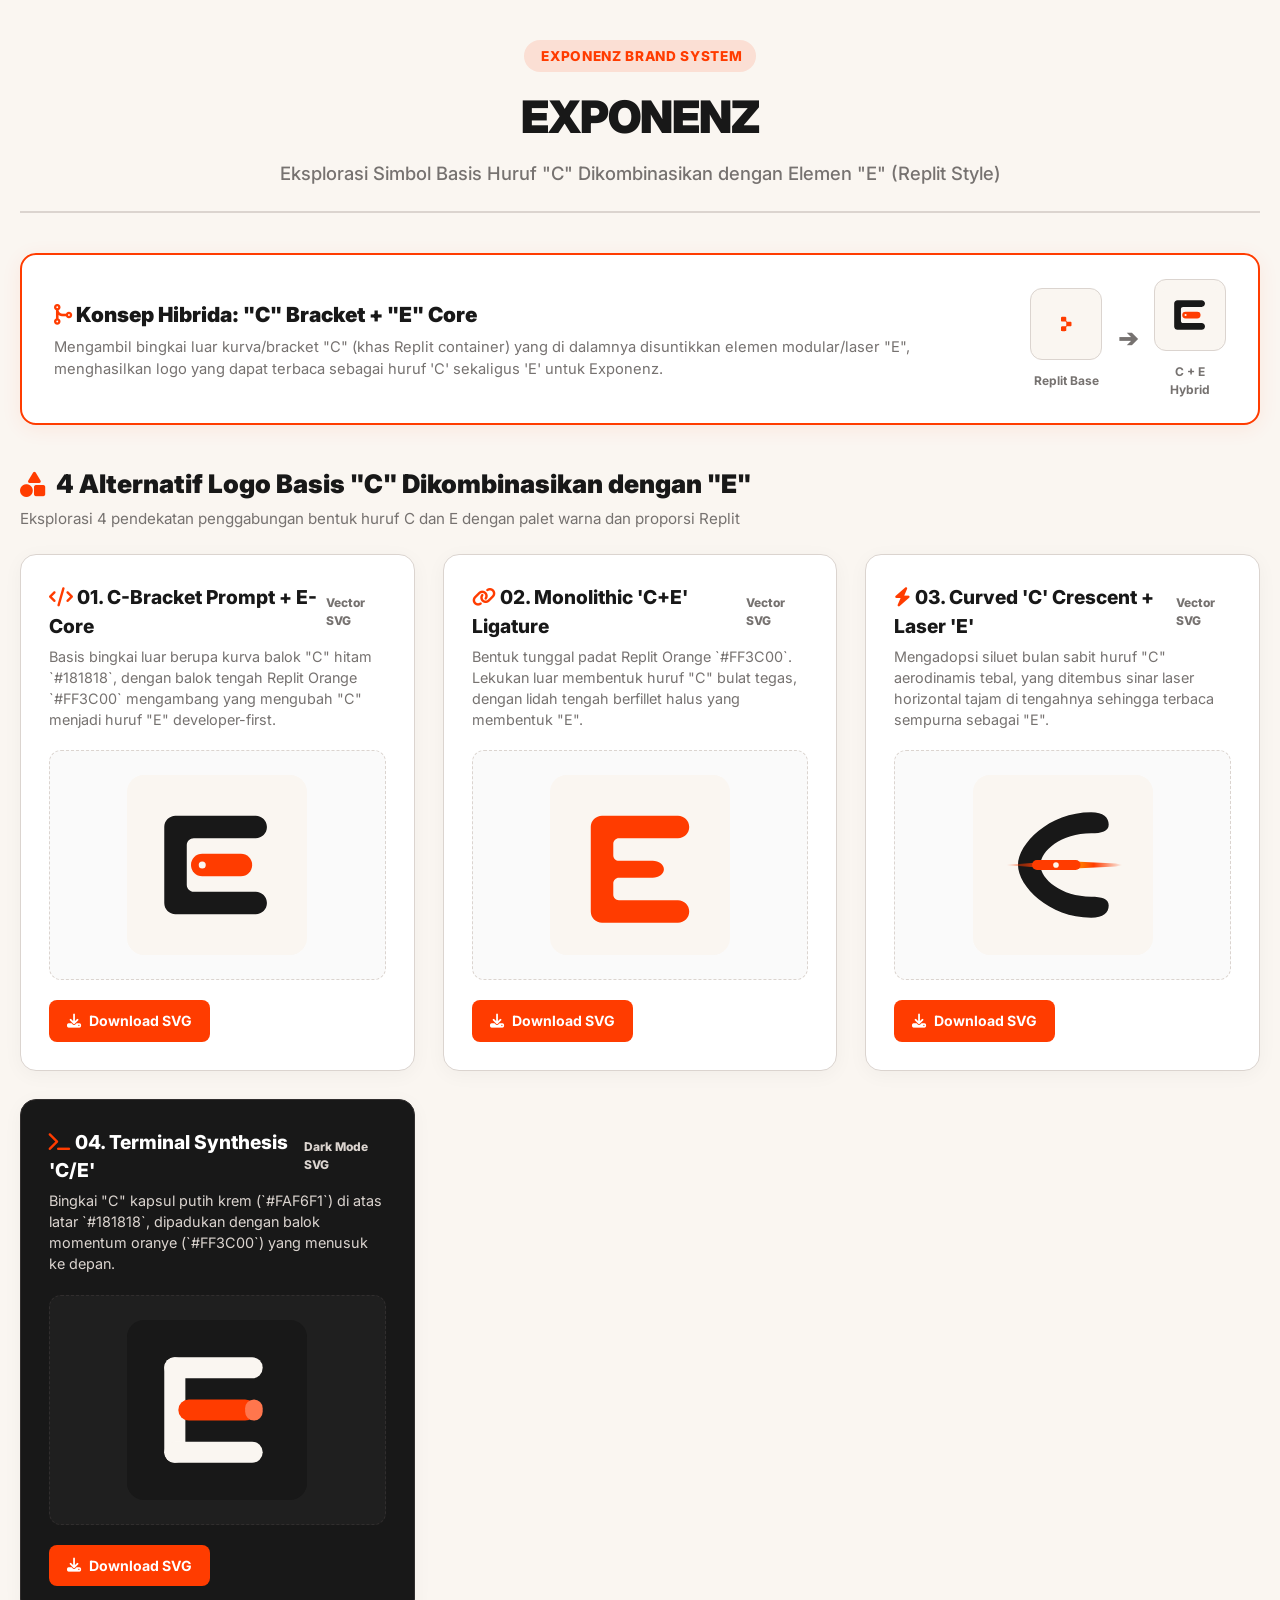
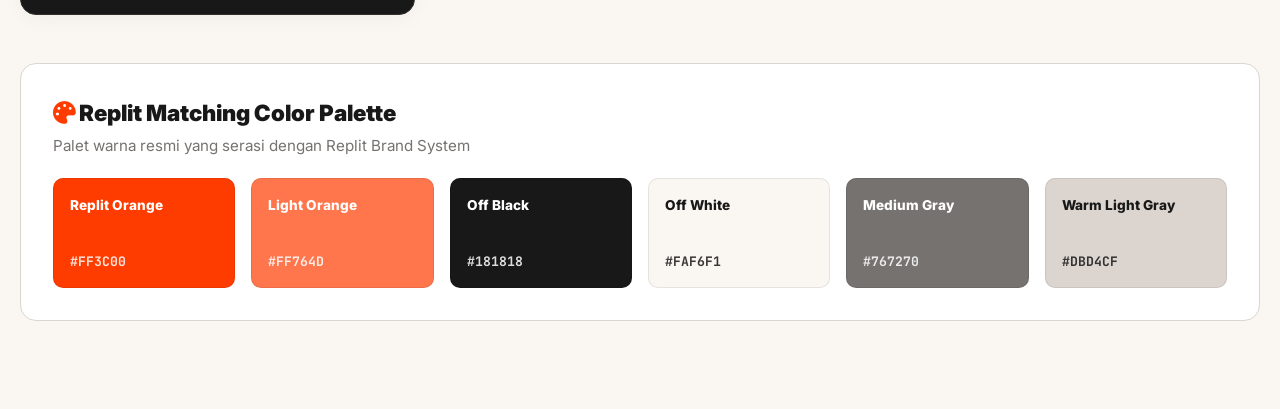
<file: design/exponenz-brand/preview.html>
<!DOCTYPE html>
<html lang="id">
<head>
    <meta charset="UTF-8">
    <meta name="viewport" content="width=device-width, initial-scale=1.0">
    <title>EXPONENZ - 'C' Base Combined with 'E' Logo Exploration</title>
    <link rel="preconnect" href="https://fonts.googleapis.com">
    <link rel="preconnect" href="https://fonts.gstatic.com" crossorigin>
    <link href="https://fonts.googleapis.com/css2?family=Inter:wght@400;600;700;800;900&family=JetBrains+Mono:wght@600;800&display=swap" rel="stylesheet">
    <link rel="stylesheet" href="https://cdnjs.cloudflare.com/ajax/libs/font-awesome/6.4.0/css/all.min.css">
    <style>
        :root {
            --orange: #FF3C00;
            --light-orange: #FF764D;
            --off-white: #FAF6F1;
            --off-black: #181818;
            --dark-gray: #312E2E;
            --medium-gray: #767270;
            --warm-light-gray: #DBD4CF;
            --white: #FFFFFF;
        }

        * {
            box-sizing: border-box;
            margin: 0;
            padding: 0;
            font-family: 'Inter', -apple-system, BlinkMacSystemFont, sans-serif;
        }

        body {
            background-color: var(--off-white);
            color: var(--off-black);
            padding: 40px 20px;
            line-height: 1.5;
        }

        .container {
            max-width: 1280px;
            margin: 0 auto;
        }

        header {
            text-align: center;
            margin-bottom: 40px;
            padding-bottom: 24px;
            border-bottom: 2px solid var(--warm-light-gray);
        }

        .badge {
            display: inline-block;
            background: rgba(255, 60, 0, 0.12);
            color: var(--orange);
            font-size: 0.85rem;
            font-weight: 800;
            padding: 6px 14px;
            border-radius: 999px;
            margin-bottom: 12px;
            letter-spacing: 0.05em;
        }

        h1 {
            font-size: 2.8rem;
            font-weight: 900;
            letter-spacing: -0.02em;
            margin-bottom: 8px;
        }

        p.subtitle {
            font-size: 1.15rem;
            color: var(--medium-gray);
            font-weight: 500;
        }

        /* DNA Banner */
        .dna-banner {
            background: var(--white);
            border: 2px solid var(--orange);
            border-radius: 16px;
            padding: 24px 32px;
            margin-bottom: 40px;
            display: flex;
            align-items: center;
            justify-content: space-between;
            gap: 24px;
            box-shadow: 0 4px 20px rgba(255, 60, 0, 0.08);
        }

        .dna-info h3 {
            font-size: 1.3rem;
            font-weight: 900;
            color: var(--off-black);
            margin-bottom: 6px;
        }

        .dna-info p {
            font-size: 0.92rem;
            color: var(--medium-gray);
        }

        .dna-visuals {
            display: flex;
            align-items: center;
            gap: 16px;
        }

        .dna-box {
            text-align: center;
        }

        .dna-box span {
            display: block;
            font-size: 0.75rem;
            font-weight: 700;
            margin-top: 6px;
            color: var(--medium-gray);
        }

        .dna-box svg, .dna-box img {
            width: 72px;
            height: 72px;
            border-radius: 12px;
            background: var(--off-white);
            padding: 8px;
            border: 1px solid var(--warm-light-gray);
        }

        .section-header {
            margin-top: 40px;
            margin-bottom: 24px;
        }

        .section-header h2 {
            font-size: 1.6rem;
            font-weight: 900;
            color: var(--off-black);
            display: flex;
            align-items: center;
            gap: 10px;
        }

        .section-header p {
            color: var(--medium-gray);
            font-size: 0.95rem;
            margin-top: 4px;
        }

        .grid {
            display: grid;
            grid-template-columns: repeat(auto-fit, minmax(380px, 1fr));
            gap: 28px;
            margin-bottom: 48px;
        }

        .card {
            background: var(--white);
            border: 1px solid var(--warm-light-gray);
            border-radius: 16px;
            padding: 28px;
            box-shadow: 0 4px 20px rgba(0, 0, 0, 0.04);
            display: flex;
            flex-direction: column;
            justify-content: space-between;
            transition: transform 0.2s, box-shadow 0.2s;
        }

        .card:hover {
            transform: translateY(-4px);
            box-shadow: 0 10px 30px rgba(0, 0, 0, 0.08);
        }

        .card.dark-theme {
            background: var(--off-black);
            border-color: var(--dark-gray);
            color: var(--white);
        }

        .card-header {
            margin-bottom: 20px;
        }

        .card-title {
            font-size: 1.2rem;
            font-weight: 800;
            display: flex;
            align-items: center;
            justify-content: space-between;
        }

        .card-desc {
            font-size: 0.9rem;
            color: var(--medium-gray);
            margin-top: 6px;
            line-height: 1.45;
        }

        .card.dark-theme .card-desc {
            color: var(--warm-light-gray);
        }

        .logo-preview-box {
            background: rgba(0, 0, 0, 0.02);
            border: 1px dashed var(--warm-light-gray);
            border-radius: 12px;
            padding: 24px;
            display: flex;
            align-items: center;
            justify-content: center;
            min-height: 220px;
            margin-bottom: 20px;
        }

        .card.dark-theme .logo-preview-box {
            background: rgba(255, 255, 255, 0.03);
            border-color: var(--dark-gray);
        }

        .logo-preview-box img, .logo-preview-box svg {
            max-width: 100%;
            height: auto;
            max-height: 180px;
        }

        .btn-download {
            background: var(--orange);
            color: var(--white);
            border: none;
            padding: 10px 18px;
            border-radius: 8px;
            font-weight: 700;
            font-size: 0.88rem;
            cursor: pointer;
            display: inline-flex;
            align-items: center;
            gap: 8px;
            text-decoration: none;
            transition: opacity 0.2s;
        }

        .btn-download:hover {
            opacity: 0.9;
        }

        /* PALETTE SECTION */
        .palette-section {
            background: var(--white);
            border: 1px solid var(--warm-light-gray);
            border-radius: 16px;
            padding: 32px;
            margin-bottom: 48px;
        }

        .palette-grid {
            display: grid;
            grid-template-columns: repeat(auto-fit, minmax(160px, 1fr));
            gap: 16px;
            margin-top: 20px;
        }

        .color-chip {
            border-radius: 10px;
            padding: 16px;
            border: 1px solid rgba(0, 0, 0, 0.08);
            display: flex;
            flex-direction: column;
            justify-content: space-between;
            min-height: 110px;
        }

        .color-name {
            font-weight: 800;
            font-size: 0.85rem;
        }

        .color-hex {
            font-family: 'JetBrains Mono', monospace;
            font-size: 0.82rem;
            font-weight: 700;
            opacity: 0.85;
        }
    </style>
</head>
<body>
    <div class="container">
        <header>
            <div class="badge"><i class="fa-solid fa-sparkles"></i> EXPONENZ BRAND SYSTEM</div>
            <h1>EXPONENZ</h1>
            <p class="subtitle">Eksplorasi Simbol Basis Huruf "C" Dikombinasikan dengan Elemen "E" (Replit Style)</p>
        </header>

        <!-- DNA CONCEPT BANNER -->
        <div class="dna-banner">
            <div class="dna-info">
                <h3><i class="fa-solid fa-code-merge" style="color: #FF3C00;"></i> Konsep Hibrida: "C" Bracket + "E" Core</h3>
                <p>Mengambil bingkai luar kurva/bracket "C" (khas Replit container) yang di dalamnya disuntikkan elemen modular/laser "E", menghasilkan logo yang dapat terbaca sebagai huruf 'C' sekaligus 'E' untuk Exponenz.</p>
            </div>
            <div class="dna-visuals">
                <div class="dna-box">
                    <img src="../replit-brand/Logo%20Kit/Replit%20Primary%20Logo/Replit%20Symbol/Replit-Logo-Symbol.svg" alt="Replit Logo Original">
                    <span>Replit Base</span>
                </div>
                <div style="font-size: 1.5rem; color: var(--medium-gray); font-weight: 900;">➔</div>
                <div class="dna-box">
                    <img src="./alternatives/Alt-1-CE-Prompt-Bracket.svg" alt="Exponenz C+E">
                    <span>C + E Hybrid</span>
                </div>
            </div>
        </div>

        <!-- 4 C + E HYBRID ALTERNATIVES -->
        <div class="section-header">
            <h2><i class="fa-solid fa-shapes" style="color: #FF3C00;"></i> 4 Alternatif Logo Basis "C" Dikombinasikan dengan "E"</h2>
            <p>Eksplorasi 4 pendekatan penggabungan bentuk huruf C dan E dengan palet warna dan proporsi Replit</p>
        </div>

        <div class="grid">
            <!-- ALT 1: C BRACKET + FLOATING ORANGE E-BAR -->
            <div class="card">
                <div>
                    <div class="card-header">
                        <div class="card-title">
                            <span><i class="fa-solid fa-code" style="color: #FF3C00;"></i> 01. C-Bracket Prompt + E-Core</span>
                            <span style="font-size: 0.75rem; color: var(--medium-gray);">Vector SVG</span>
                        </div>
                        <p class="card-desc">Basis bingkai luar berupa kurva balok "C" hitam `#181818`, dengan balok tengah Replit Orange `#FF3C00` mengambang yang mengubah "C" menjadi huruf "E" developer-first.</p>
                    </div>
                    <div class="logo-preview-box">
                        <img src="./alternatives/Alt-1-CE-Prompt-Bracket.svg" alt="Alt 1 CE Prompt Bracket">
                    </div>
                </div>
                <div>
                    <a href="./alternatives/Alt-1-CE-Prompt-Bracket.svg" download class="btn-download"><i class="fa-solid fa-download"></i> Download SVG</a>
                </div>
            </div>

            <!-- ALT 2: MONOLITHIC C + E HYBRID -->
            <div class="card">
                <div>
                    <div class="card-header">
                        <div class="card-title">
                            <span><i class="fa-solid fa-link" style="color: #FF3C00;"></i> 02. Monolithic 'C+E' Ligature</span>
                            <span style="font-size: 0.75rem; color: var(--medium-gray);">Vector SVG</span>
                        </div>
                        <p class="card-desc">Bentuk tunggal padat Replit Orange `#FF3C00`. Lekukan luar membentuk huruf "C" bulat tegas, dengan lidah tengah berfillet halus yang membentuk "E".</p>
                    </div>
                    <div class="logo-preview-box">
                        <img src="./alternatives/Alt-2-CE-Monolithic-Orange.svg" alt="Alt 2 CE Monolithic Orange">
                    </div>
                </div>
                <div>
                    <a href="./alternatives/Alt-2-CE-Monolithic-Orange.svg" download class="btn-download"><i class="fa-solid fa-download"></i> Download SVG</a>
                </div>
            </div>

            <!-- ALT 3: CURVED C CRESCENT + LASER E -->
            <div class="card">
                <div>
                    <div class="card-header">
                        <div class="card-title">
                            <span><i class="fa-solid fa-bolt" style="color: #FF3C00;"></i> 03. Curved 'C' Crescent + Laser 'E'</span>
                            <span style="font-size: 0.75rem; color: var(--medium-gray);">Vector SVG</span>
                        </div>
                        <p class="card-desc">Mengadopsi siluet bulan sabit huruf "C" aerodinamis tebal, yang ditembus sinar laser horizontal tajam di tengahnya sehingga terbaca sempurna sebagai "E".</p>
                    </div>
                    <div class="logo-preview-box">
                        <img src="./alternatives/Alt-3-CE-Curved-Laser.svg" alt="Alt 3 CE Curved Laser">
                    </div>
                </div>
                <div>
                    <a href="./alternatives/Alt-3-CE-Curved-Laser.svg" download class="btn-download"><i class="fa-solid fa-download"></i> Download SVG</a>
                </div>
            </div>

            <!-- ALT 4: 3-TIER TERMINAL SYNTHESIS -->
            <div class="card dark-theme">
                <div>
                    <div class="card-header">
                        <div class="card-title">
                            <span><i class="fa-solid fa-terminal" style="color: #FF3C00;"></i> 04. Terminal Synthesis 'C/E'</span>
                            <span style="font-size: 0.75rem; color: var(--warm-light-gray);">Dark Mode SVG</span>
                        </div>
                        <p class="card-desc">Bingkai "C" kapsul putih krem (`#FAF6F1`) di atas latar `#181818`, dipadukan dengan balok momentum oranye (`#FF3C00`) yang menusuk ke depan.</p>
                    </div>
                    <div class="logo-preview-box">
                        <img src="./alternatives/Alt-4-CE-Terminal-Synthesis.svg" alt="Alt 4 CE Terminal Synthesis">
                    </div>
                </div>
                <div>
                    <a href="./alternatives/Alt-4-CE-Terminal-Synthesis.svg" download class="btn-download"><i class="fa-solid fa-download"></i> Download SVG</a>
                </div>
            </div>
        </div>

        <!-- BRAND COLOR PALETTE -->
        <div class="palette-section">
            <h2 style="font-size: 1.4rem; font-weight: 900; margin-bottom: 6px;"><i class="fa-solid fa-palette" style="color: #FF3C00;"></i> Replit Matching Color Palette</h2>
            <p style="color: var(--medium-gray); font-size: 0.95rem;">Palet warna resmi yang serasi dengan Replit Brand System</p>

            <div class="palette-grid">
                <div class="color-chip" style="background: #FF3C00; color: #FFFFFF;">
                    <span class="color-name">Replit Orange</span>
                    <span class="color-hex">#FF3C00</span>
                </div>
                <div class="color-chip" style="background: #FF764D; color: #FFFFFF;">
                    <span class="color-name">Light Orange</span>
                    <span class="color-hex">#FF764D</span>
                </div>
                <div class="color-chip" style="background: #181818; color: #FFFFFF;">
                    <span class="color-name">Off Black</span>
                    <span class="color-hex">#181818</span>
                </div>
                <div class="color-chip" style="background: #FAF6F1; color: #181818;">
                    <span class="color-name">Off White</span>
                    <span class="color-hex">#FAF6F1</span>
                </div>
                <div class="color-chip" style="background: #767270; color: #FFFFFF;">
                    <span class="color-name">Medium Gray</span>
                    <span class="color-hex">#767270</span>
                </div>
                <div class="color-chip" style="background: #DBD4CF; color: #181818;">
                    <span class="color-name">Warm Light Gray</span>
                    <span class="color-hex">#DBD4CF</span>
                </div>
            </div>
        </div>
    </div>
</body>
</html>
</file>
